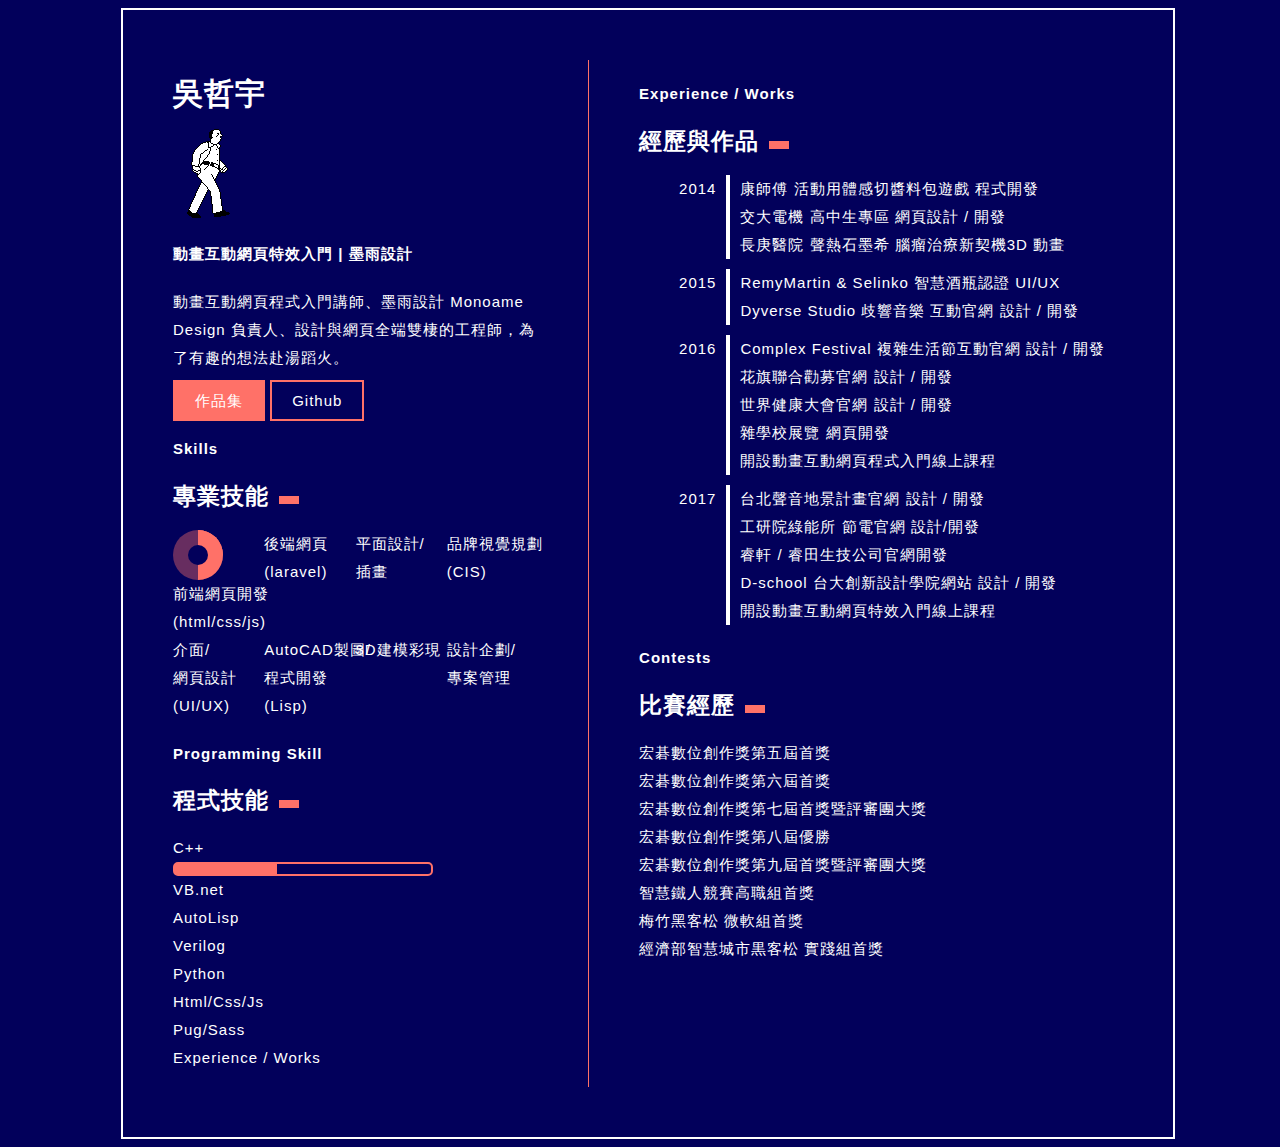
<file: index.html>
<!DOCTYPE html>
<html lang="en">
<head>
    <meta charset="UTF-8">
    <meta name="viewport" content="width=device-width, initial-scale=1.0">
    <title>Document</title>
    <link rel="stylesheet" href="style.css">
    <script src="javascript.js"></script>
</head>
<body>
    <!-- 產生一個div，內含有左右兩邊的div -->

    <div class="container">
        <div class="left">
            <!-- 姓名採用h1標題字 -->
            <h1>吳哲宇</h1>
            <!-- 標題內容設定為h4標題字 -->
            <h4>動畫互動網頁特效入門 | 墨雨設計</h4>
            <!-- 設定為段落文字，做一個說明內容 -->
            <p>動畫互動網頁程式入門講師、墨雨設計 Monoame Design 負責人、設計與網頁全端雙棲的工程師，為了有趣的想法赴湯蹈火。</p>

<!--用一個div名為buttons，內有設定兩個按鈕，左邊按鈕連結到https://www.tku.edu.tw，右邊按鈕連結到https://www.et.tku.edu.tw -->
            <div class="buttons">
                <a href="https://www.tku.edu.tw" class="btn1">作品集</a>
                <a href="https://www.et.tku.edu.tw" class="btn2">Github</a>
            </div>
                        
            <!-- Skills採用h4的標題字，專業技能採用h2標題字 -->
        <div class="block">
            <h4>Skills</h4>
            <h2>專業技能</h2>

<!-- 設定一個ul，name為listSkill ，li包含"前端網頁開發(html/css/js)"、"後端網頁 (laravel)"、"平面設計插畫"、"品牌視覺規劃 (CIS)" 四個內容
 這四個需要在同一行。
 li包含"介面/網頁設計 (UI/UX)"、"AutoCAD製圖/程式開發(Lisp)"、"3D建模彩現"、"設計企劃/專案管理"四個內容
 這四個需要在同一行。
 -->
            <ul class="listSkill">
                <li>
                    <div class="circle">
                        <div class="p90"></div>
                        <div class="p180"></div>
                        <div class="p270"></div>
                      </div>
                    前端網頁開發(html/css/js)
                </li>
                <li>後端網頁 (laravel)</li>
                <li>平面設計/插畫</li>
                <li>品牌視覺規劃 (CIS)</li>
                <li>介面/網頁設計 (UI/UX)</li>
                <li>AutoCAD製圖/程式開發(Lisp)</li>
                <li>3D建模彩現</li>
                <li>設計企劃/專案管理</li>
            </ul>
        </div>
<div class="block">
    <h4>Programming Skill</h4>
    <h2>程式技能</h2>
    <ul class="listProgram">
        <li>C++
            <div class="bar">
                <div class="value p40"></div>
            </div>
        </li>
        <li>VB.net</li>
        <li>AutoLisp</li>
        <li>Verilog</li>
        <li>Python</li>
        <li>Html/Css/Js</li>
        <li>Pug/Sass</li>
        <li>Experience / Works</li>
    </ul>
</div>

        </div>
        <div class="right">
            <div class="block">
            <h4>Experience / Works</h4>
            <h2>經歷與作品</h2>
            <ul class="listExperience">
                <li class="year">2014
                  <ul>
                    <li>康師傅 活動用體感切醬料包遊戲 程式開發</li>
                    <li>交大電機 高中生專區 網頁設計 / 開發</li>
                    <li>長庚醫院 聲熱石墨希 腦瘤治療新契機3D 動畫</li>
                  </ul>
                </li>
                <li class="year">2015
                  <ul>
                    <li>RemyMartin & Selinko 智慧酒瓶認證 UI/UX</li>
                    <li>Dyverse Studio 歧響音樂 互動官網 設計 / 開發</li>
                  </ul>
                </li>
                <li class="year">2016
                  <ul>
                    <li>Complex Festival 複雜生活節互動官網 設計 / 開發</li>
                    <li>花旗聯合勸募官網 設計 / 開發</li>
                    <li>世界健康大會官網 設計 / 開發</li>
                    <li>雜學校展覽 網頁開發</li>
                    <li>開設動畫互動網頁程式入門線上課程</li>
                  </ul>
                </li>
                <li class="year">2017
                  <ul>
        
                    <li>台北聲音地景計畫官網 設計 / 開發</li>
                    <li>工研院綠能所 節電官網 設計/開發</li>
                    <li>睿軒 / 睿田生技公司官網開發</li>
                    <li>D-school 台大創新設計學院網站 設計 / 開發</li>
                    <li>開設動畫互動網頁特效入門線上課程</li>
                  </ul>
                </li>
              </ul>
                
        </div>
        <div class="block">
            <h4>Contests</h4>
            <h2>比賽經歷</h2>
            <ul class="listContests">
                <li>宏碁數位創作獎第五屆首獎</li>
                <li>宏碁數位創作獎第六屆首獎</li>
                <li>宏碁數位創作獎第七屆首獎暨評審團大獎</li>
                <li>宏碁數位創作獎第八屆優勝</li>
                <li>宏碁數位創作獎第九屆首獎暨評審團大獎</li>
                <li>智慧鐵人競賽高職組首獎</li>
                <li>梅竹黑客松 微軟組首獎</li>
                <li>經濟部智慧城市黒客松 實踐組首獎</li>
            </ul>
        </div>
    </div>
</div>
</body>
</html>
</file>
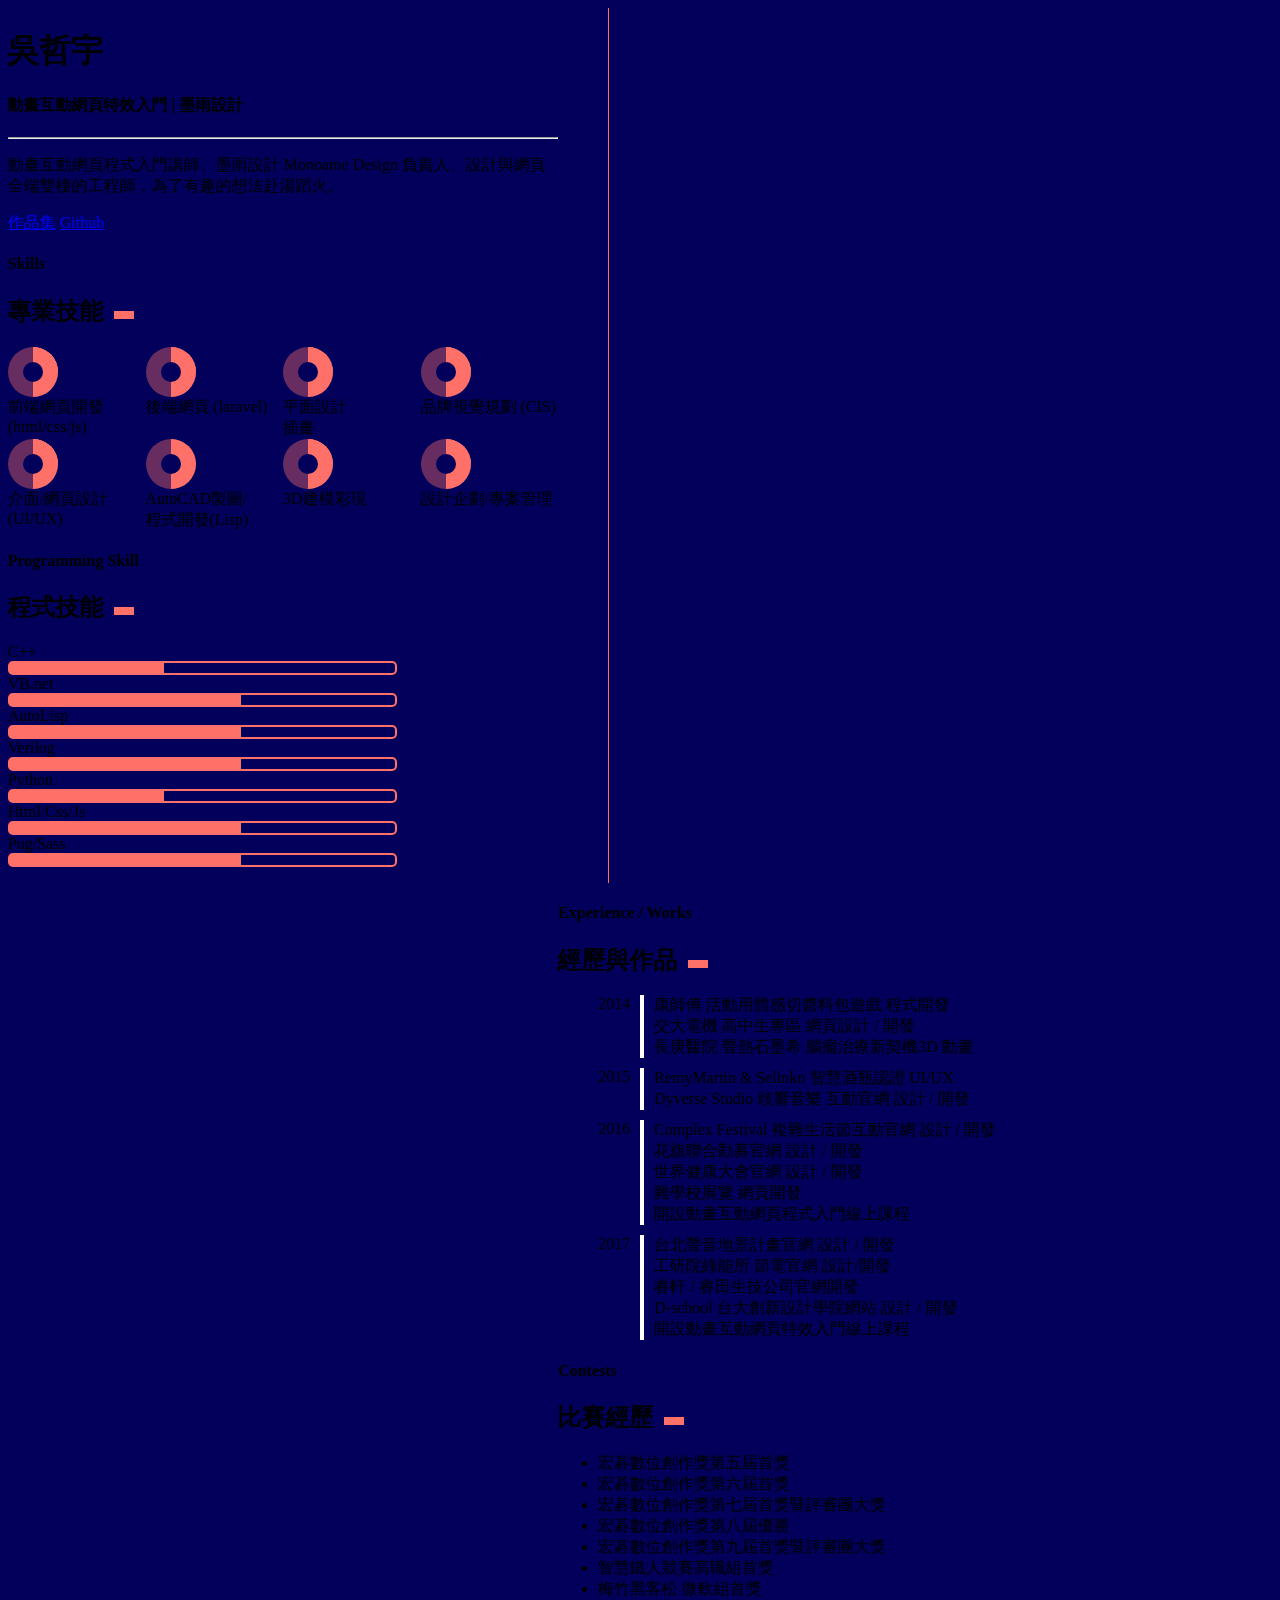
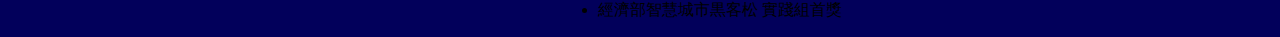
<file: index_1.html>
<!DOCTYPE html>
<html lang="en">
<head>
    <meta charset="UTF-8">
    <meta name="viewport" content="width=device-width, initial-scale=1.0">
    <title>Document</title>
    <link rel="stylesheet" href="style.css">
</head>
<body>
<div class="resume">
    <div class="left">
      <h1>吳哲宇</h1>
      <h4>動畫互動網頁特效入門 | 墨雨設計</h4>
      <hr>
      <p>動畫互動網頁程式入門講師、墨雨設計 Monoame Design 負責人、設計與網頁全端雙棲的工程師，為了有趣的想法赴湯蹈火。</p>
      <div class="buttons">
        <a class="btn fill" href="http://www.monoame.com" target="_blank">作品集</a>
        <a class="btn" href="https://github.com/frank890417" target="_blank">Github</a>
      </div>
      <div class="block">
        <h4>Skills</h4>
        <h2>專業技能</h2>
        <ul class="listSkill">
          <li>
            <div class="circle">
              <div class="p90"></div>
              <div class="p180"></div>
              <div class="p270"></div>
              <div class="p360"></div>
            </div>
            前端網頁開發(html/css/js)
          </li>
          <li>
  
            <div class="circle">
              <div class="p90"></div>
              <div class="p180"></div>
              <div class="p270"></div>
            </div>
            後端網頁 (laravel)
          </li>
          <li>
  
            <div class="circle">
              <div class="p90"></div>
              <div class="p180"></div>
              <div class="p270"></div>
            </div>
            平面設計<br>插畫
          </li>
          <li>
  
            <div class="circle">
              <div class="p90"></div>
              <div class="p180"></div>
              <div class="p270"></div>
            </div>
            品牌視覺規劃 (CIS)
          </li>
          <li>
  
            <div class="circle">
              <div class="p90"></div>
              <div class="p180"></div>
              <div class="p270"></div>
              <div class="p360"></div>
            </div>
            介面/網頁設計 (UI/UX)
          </li>
          <li>
  
            <div class="circle">
              <div class="p90"></div>
              <div class="p180"></div>
            </div>
            AutoCAD製圖/程式開發(Lisp)
          </li>
          <li>
  
            <div class="circle">
              <div class="p90"></div>
              <div class="p180"></div>
              <div class="p270"></div>
            </div>
            3D建模彩現
          </li>
          <li>
  
            <div class="circle">
              <div class="p90"></div>
              <div class="p180"></div>
              <div class="p270"></div>
            </div>
            設計企劃/專案管理
          </li>
        </ul>
      </div>
      <div class="block">
        <h4>Programming Skill</h4>
        <h2>程式技能</h2>
        <ul class="listProgram">
          <li>C++
            <div class="bar">
              <div class="value p40"></div>
            </div>
          </li>
          <li>VB.net
            <div class="bar">
              <div class="value p50"></div>
            </div>
          </li>
          <li>AutoLisp
            <div class="bar">
              <div class="value p50"></div>
            </div>
          </li>
          <li>Verilog
            <div class="bar">
              <div class="value p30"></div>
            </div>
          </li>
          <li>Python
            <div class="bar">
              <div class="value p40"></div>
            </div>
          </li>
          <li>Html/Css/Js
            <div class="bar">
              <div class="value p80"></div>
            </div>
          </li>
          <li>Pug/Sass
            <div class="bar">
              <div class="value p80"></div>
            </div>
          </li>
  
        </ul>
      </div>
    </div>
    <div class="right">
      <div class="decoration"></div>
      <div class="block">
        <h4>Experience / Works</h4>
        <h2>經歷與作品</h2>
        <ul class="listExperience">
          <li class="year">2014
            <ul>
              <li>康師傅 活動用體感切醬料包遊戲 程式開發</li>
              <li>交大電機 高中生專區 網頁設計 / 開發</li>
              <li>長庚醫院 聲熱石墨希 腦瘤治療新契機3D 動畫</li>
            </ul>
          </li>
          <li class="year">2015
            <ul>
              <li>RemyMartin & Selinko 智慧酒瓶認證 UI/UX</li>
              <li>Dyverse Studio 歧響音樂 互動官網 設計 / 開發</li>
            </ul>
          </li>
          <li class="year">2016
            <ul>
              <li>Complex Festival 複雜生活節互動官網 設計 / 開發</li>
              <li>花旗聯合勸募官網 設計 / 開發</li>
              <li>世界健康大會官網 設計 / 開發</li>
              <li>雜學校展覽 網頁開發</li>
              <li>開設動畫互動網頁程式入門線上課程</li>
            </ul>
          </li>
          <li class="year">2017
            <ul>
  
              <li>台北聲音地景計畫官網 設計 / 開發</li>
              <li>工研院綠能所 節電官網 設計/開發</li>
              <li>睿軒 / 睿田生技公司官網開發</li>
              <li>D-school 台大創新設計學院網站 設計 / 開發</li>
              <li>開設動畫互動網頁特效入門線上課程</li>
            </ul>
          </li>
        </ul>
      </div>
      <div class="block">
        <h4>Contests</h4>
        <h2>比賽經歷</h2>
        <ul>
          <li>宏碁數位創作獎第五屆首獎</li>
          <li>宏碁數位創作獎第六屆首獎</li>
          <li>宏碁數位創作獎第七屆首獎暨評審團大獎</li>
          <li>宏碁數位創作獎第八屆優勝</li>
          <li>宏碁數位創作獎第九屆首獎暨評審團大獎</li>
          <li>智慧鐵人競賽高職組首獎</li>
          <li>梅竹黑客松 微軟組首獎</li>
          <li>經濟部智慧城市黒客松 實踐組首獎</li>
        </ul>
      </div>
    </div>
  </div>
  </body>
</html>
</file>
<file: style.css>
*{
    /* 產生外框，黃色顏色，粗細為2px */
    /* border : 2px solid yellow; */
}
/* 整個網頁的背景顏色為 #02005B*/
body{
    background-color: #02005B;
     width: 100%;
    height: 100%;
}
/* 設定container div有個方框線條，線條顏色為白色，
寬為整個視窗的80vw與100vh，最大寬度為950px，
文字內距為50px ，框內的文字大小為15px，文字顏色為白色，
行高維28px，文字間距為1px，文字設定為微軟正黑體，英文字採用sans-serif
.container div內的兩個div，分為左右兩邊，且.right與.left都對上對齊

*/



.container{
    border: 2px solid white;
    width: 80vw;
    height: 100%;
    max-width: 950px;
    margin: 0 auto;
    padding: 50px;
    font-size: 15px;
    color: white;
    line-height: 28px;
    letter-spacing: 1px;
    font-family: "微軟正黑體", sans-serif;
    display: flex;
    justify-content: space-between;
    align-items: top;
    }
/* left與right兩個div分別設定站左右兩邊，
左邊佔整個43%，右邊佔整個div的57%，.container div內的兩個div，.right與.left都上下對齊  */
.left{
    width: 43%;
    float: left;
    vertical-align: top;
    /* 產生右邊加上框線，顏色為#FF7168，實線，1px */
    border-right: 1px solid #FF7168;
    padding-right: 50px;
}    
.right{
    width: 57%;
    float: right;
    vertical-align: top;
    padding-left: 50px;
}
/* .btn1按鈕的背景顏色為#FF7168，文字為白色，.btn2按鈕背景顏色為#02005B，外框圍#FF7168，文字為白色
按鈕文字不要產生底線*/
.buttons .btn1{
    background-color: #FF7168;
    color: white;
    border: 2px solid #FF7168;
    padding: 10px 20px;
    font-size: 15px;
    cursor: pointer;
    text-decoration: none;
}
.buttons .btn2{
    background-color: #02005B;
    color: white;
    border: 2px solid #FF7168;
    padding: 10px 20px;
    font-size: 15px;
    cursor: pointer;
    text-decoration: none;
}
/* .listSkill ，li左右顯示，如果超過.left寬度，請顯示在下一行*/
.listSkill{
    display: flex;
    /* justify-content: space-between;
    align-items: top; */
    flex-wrap: wrap; /* 超過寬度，換行 */
    list-style-type: none; /* 移除項目符號 */
    padding-left: 0; /* 移除左邊的內邊距 */
    margin-left: 0; /* 移除左邊的margin */
    
}
.listSkill li{
    width: 25%; /* 設定 li 元素的寬度 */
    box-sizing: border-box;/* 設定寬度包含 padding 與 border */    
    margin-right: 5px; /* 項目之間的間距 */
    margin-bottom: 5px; /* 項目之間的垂直間距 */
    word-break: keep-all; /* 防止單詞斷開 */
    margin: 0;
    padding: 0;
    list-style: none;
    
}
/* 在.listskill後面產生一個方框，線條粗為寬為20px，高為8px，顏色為#FF7168，左邊外距為10px  */
.block h2::after{
    content: "";
    width: 20px;
    height: 8px;
    display: inline-block; /*接在文字後面*/
    background-color: #FF7168;
    margin-left: 10px;
}
.listSkill .circle{
    width: 50px;
    height: 50px;
    border-radius: 50%;
    background-color: rgba(255, 113, 104,0.4);
    position: relative;
    overflow: hidden;
    
}
.listSkill .circle::after{
    content: "";
    position: absolute;
    top: 50%;
    left: 50%;
    transform: translate(-50%, -50%);
    width: calc(100% - 30px);
    height: calc(100% - 30px);
    border-radius: 50%;
    background-color: #02005B;
}
.listSkill .circle .p90,.p180,.p270,.p360{ 
    width: 50%;
    height: 50%;
    position: absolute;
    top: 0;
    left: 50%;
    background-color: #FF7168;
}
.p180{
    top: 50%;
}
.listProgram{
    display: list-item;
    justify-content: space-between;
    align-items: top;
    flex-wrap: wrap; /* 超過寬度，換行 */
    list-style-type: none; /* 移除項目符號 */
    padding-left: 0; /* 移除左邊的內邊距 */
    margin-left: 0; /* 移除左邊的margin */
    
}

.listProgram .bar{
    width: 70%;
    height: 10px;
    border:#FF7168 2px solid;
    border-radius: 5px;
}
.value{
    width: 60%;
    height: 100%;
    background-color: #FF7168;
    
}
.value.p10{
    width: 10%;
  }
  .value.p40{
    width: 40%;
  }



.listExperience>li{ /*>主要是為只選在listExperience下的li，其再底下的下一層li不受影響*/
    display: flex;
    margin-bottom: 10px;
    list-style-type: none;
    
  }
  .listExperience li ul{
    padding-left: 10px;
    margin-left: 10px;
    border-left: solid 4px white;
    list-style-type: none;
    
  }

  .listContests{
    list-style-type: none;
    /* display: list-item; */
    /* 這個屬性是讓它變成一個列表 */
    /* justify-content: space-between;  */
    /* 左右兩個元素，我希望所有的空白都集中在中央，就可以用 justify-content 給它 space-between */
    /* align-items: top;  */
    /*對齊是上下動，那就會是副軸線 align-items 給它 top*/
    /* flex-wrap: wrap;  */
    /* 超過寬度，換行 */
    list-style-type: none; /* 移除項目符號 */
    padding-left: 0; /* 移除左邊的內邊距 */
    margin-left: 0; /* 移除左邊的margin */
  }
</file>
